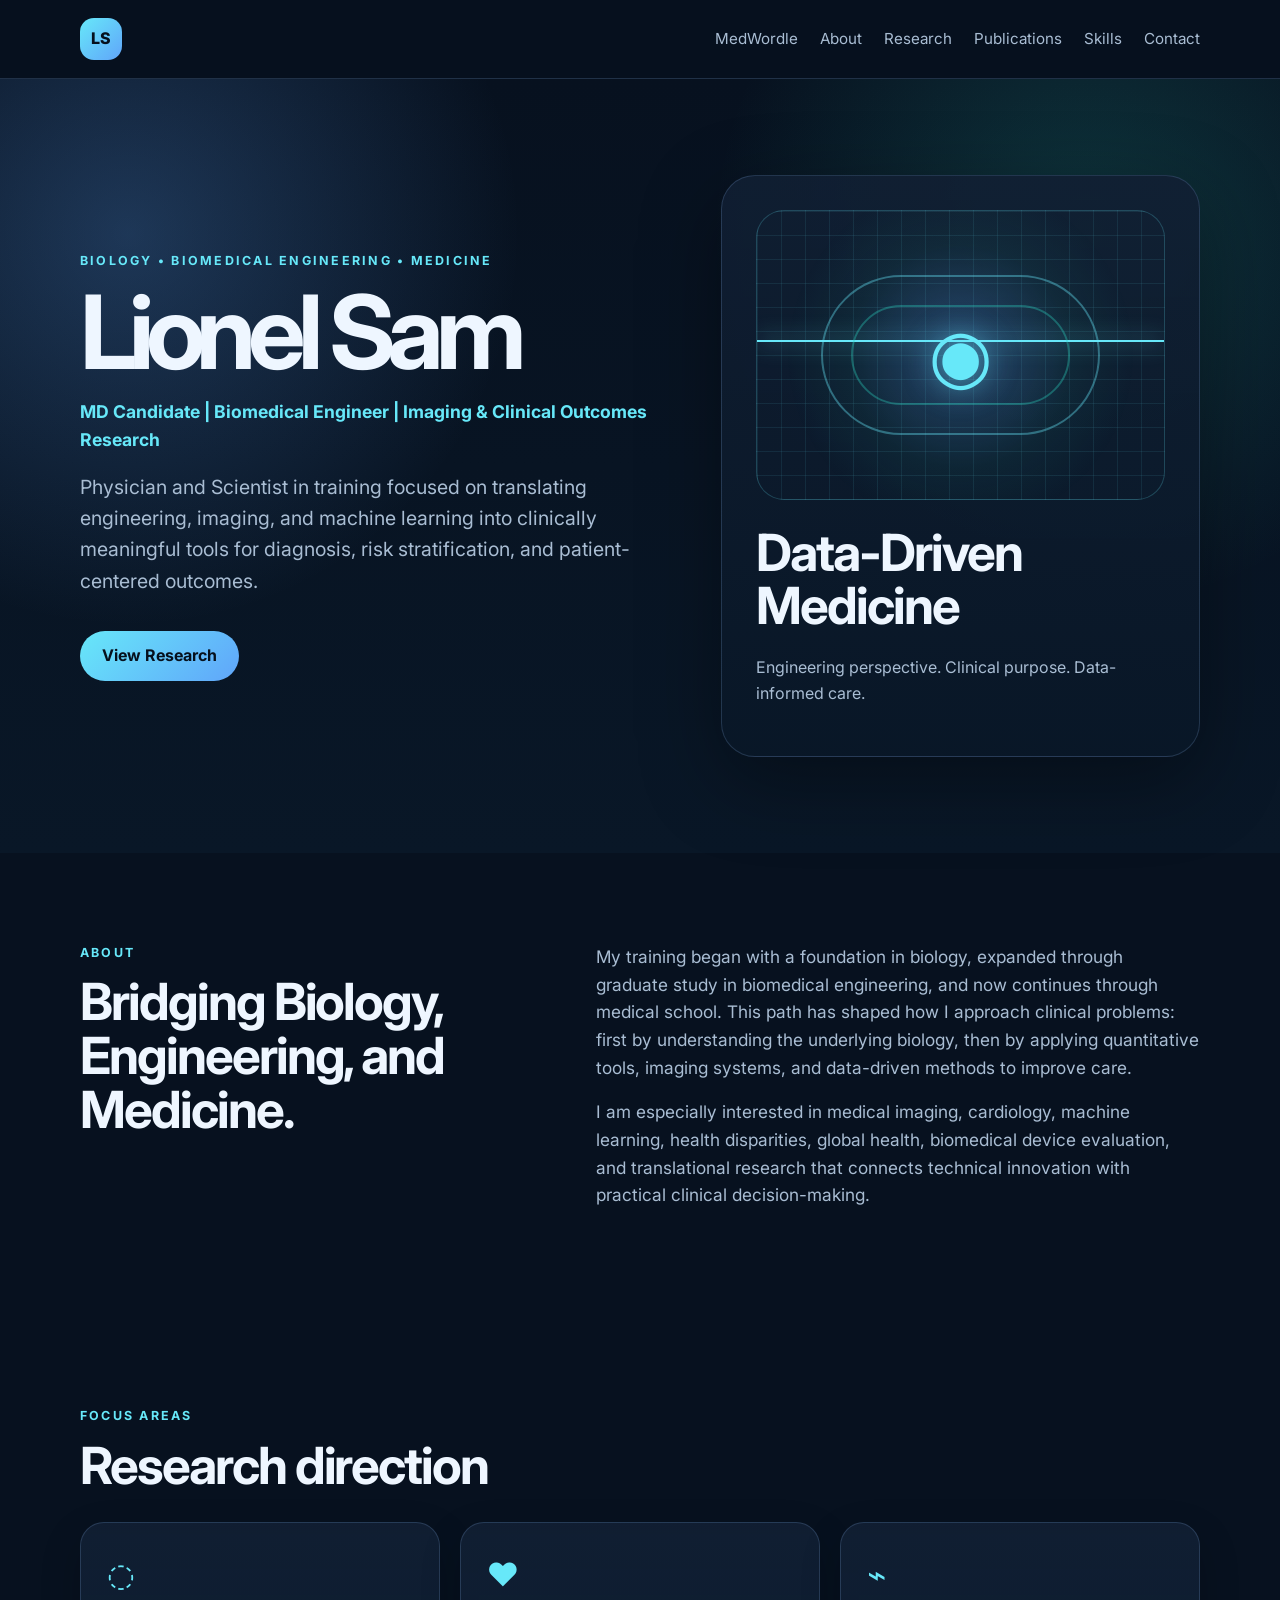
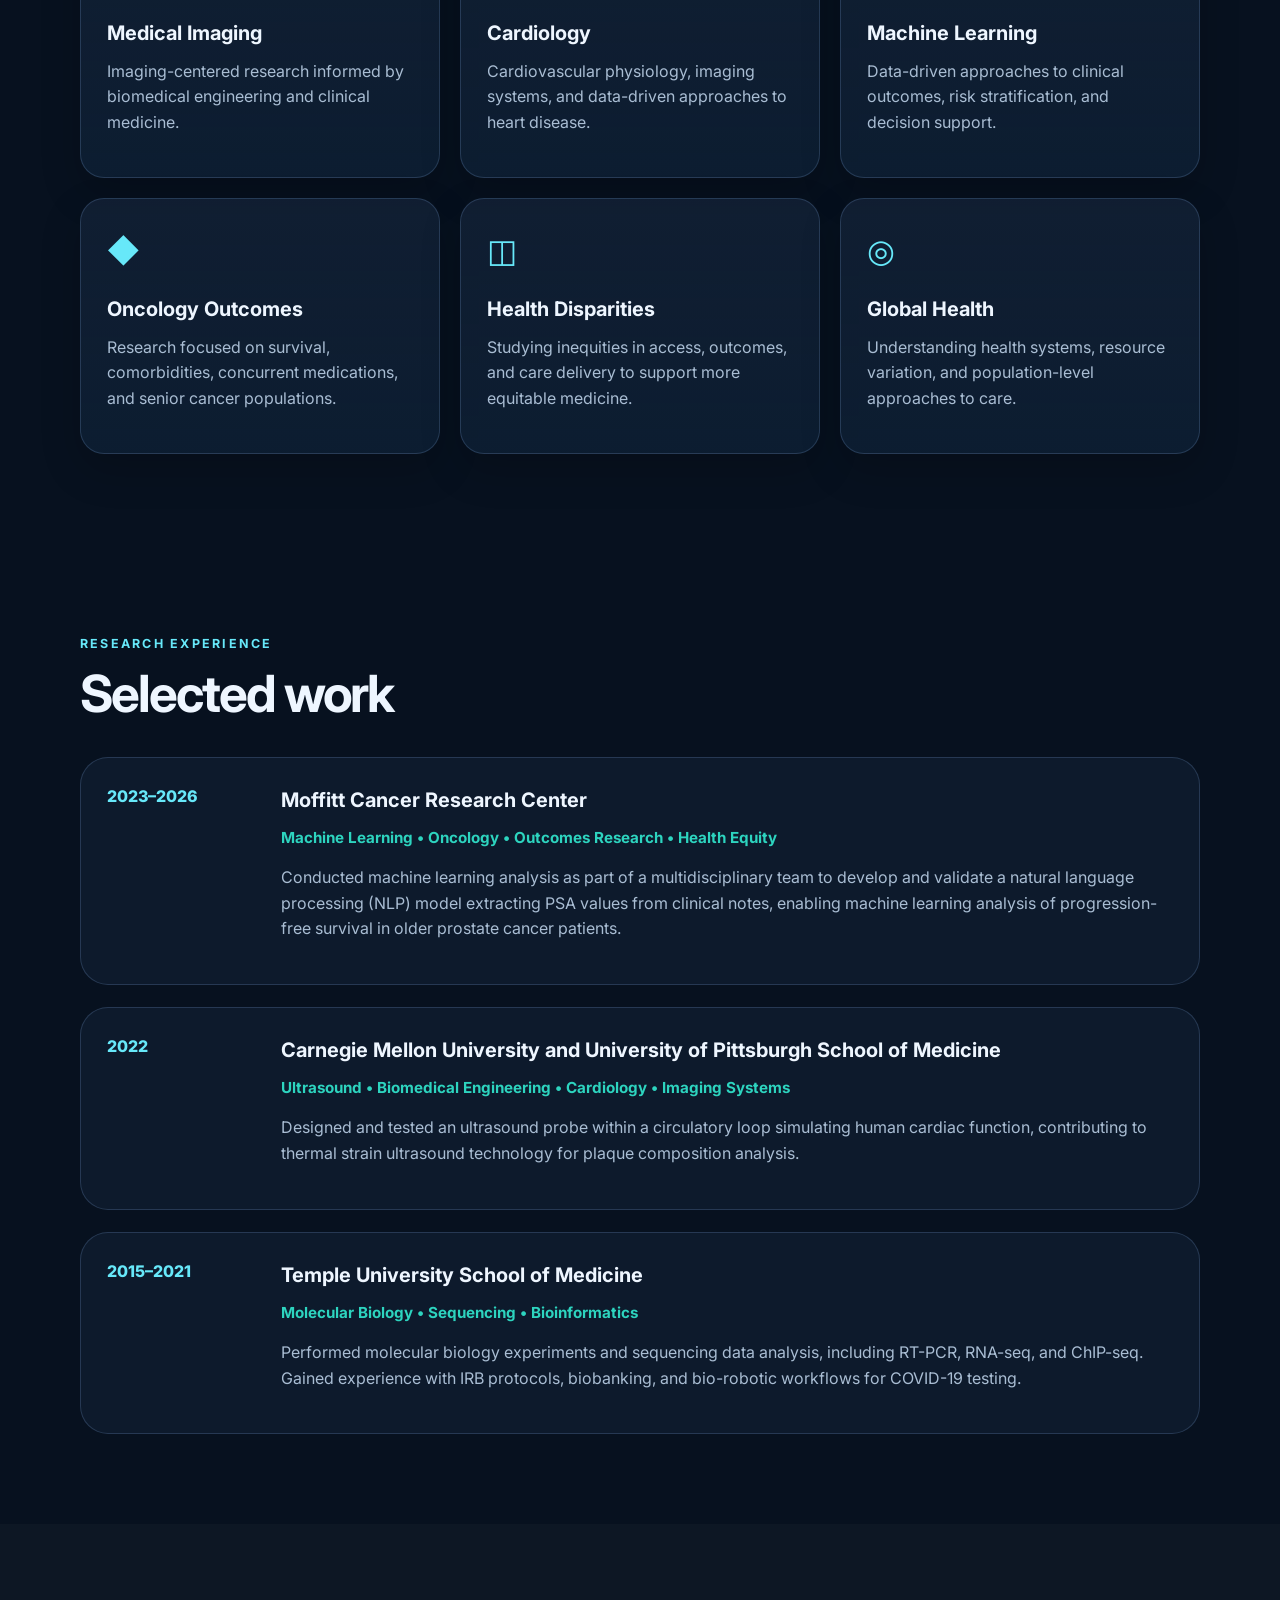
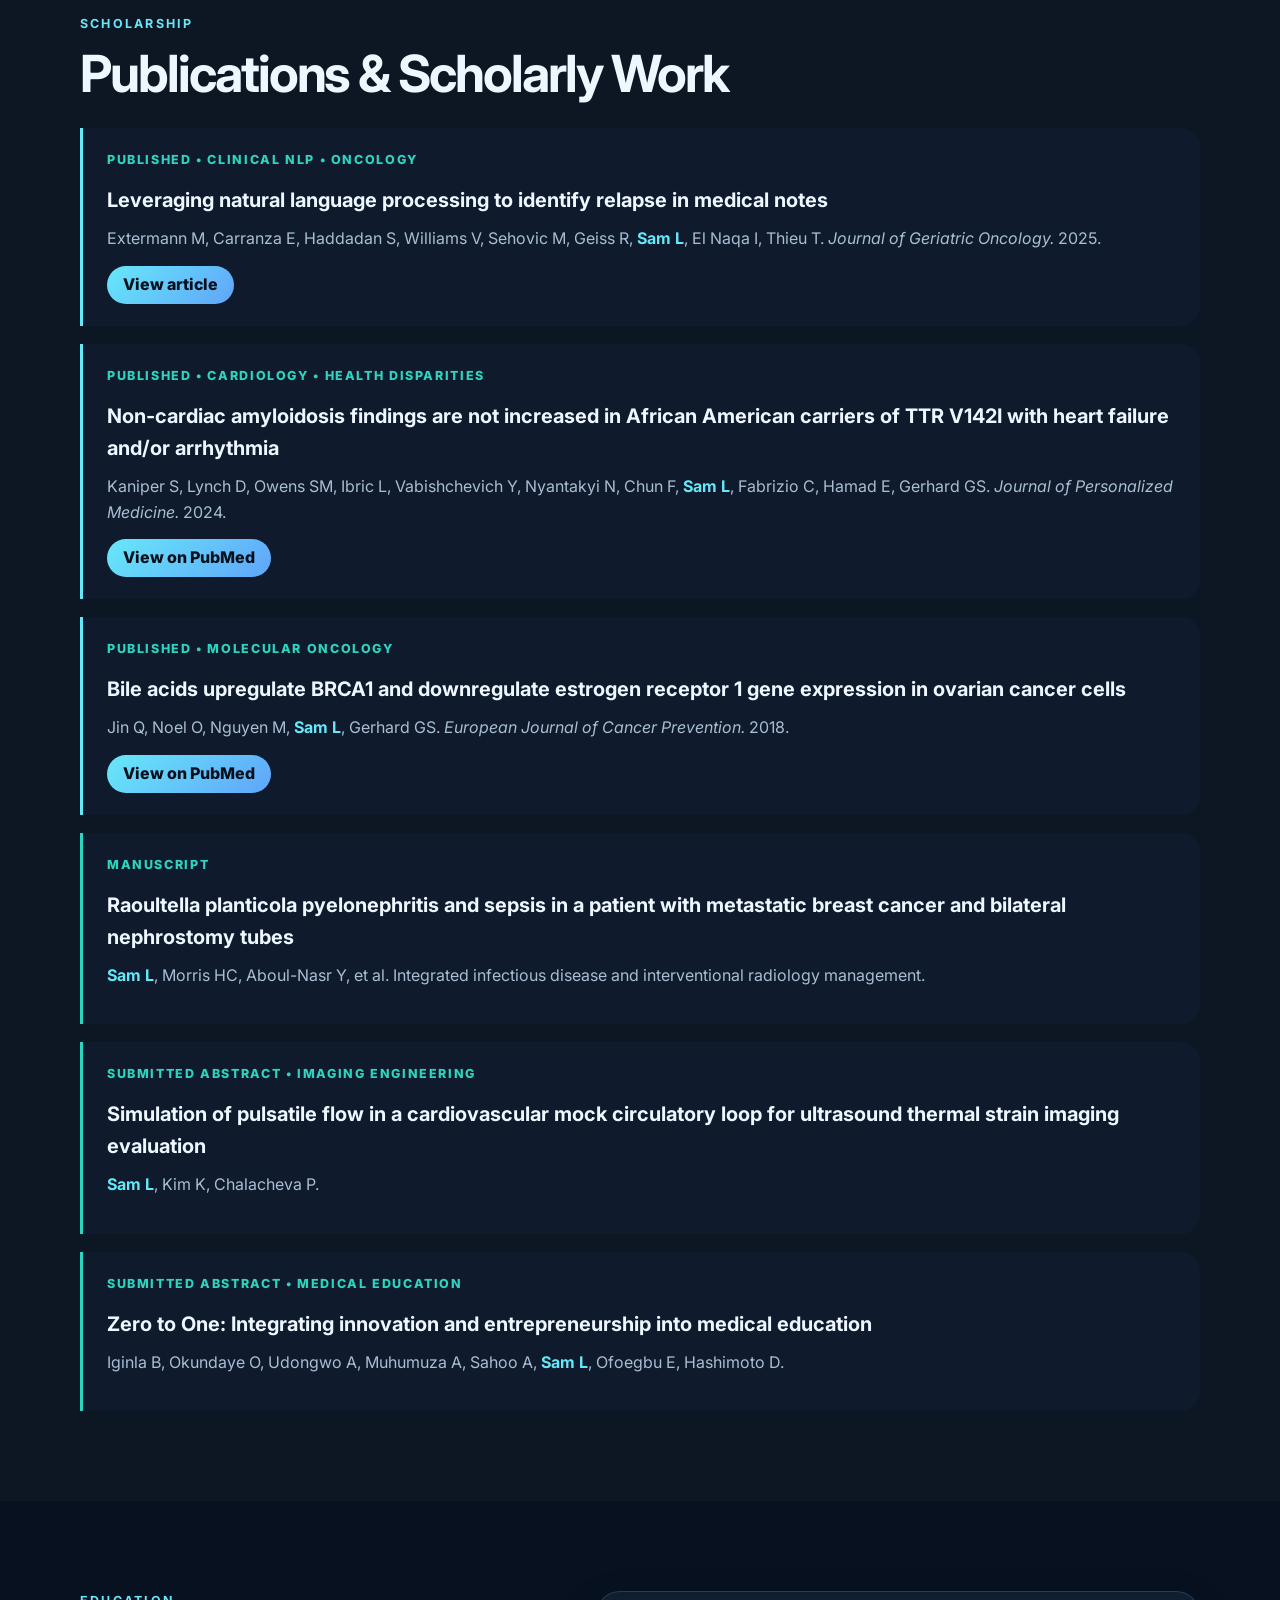
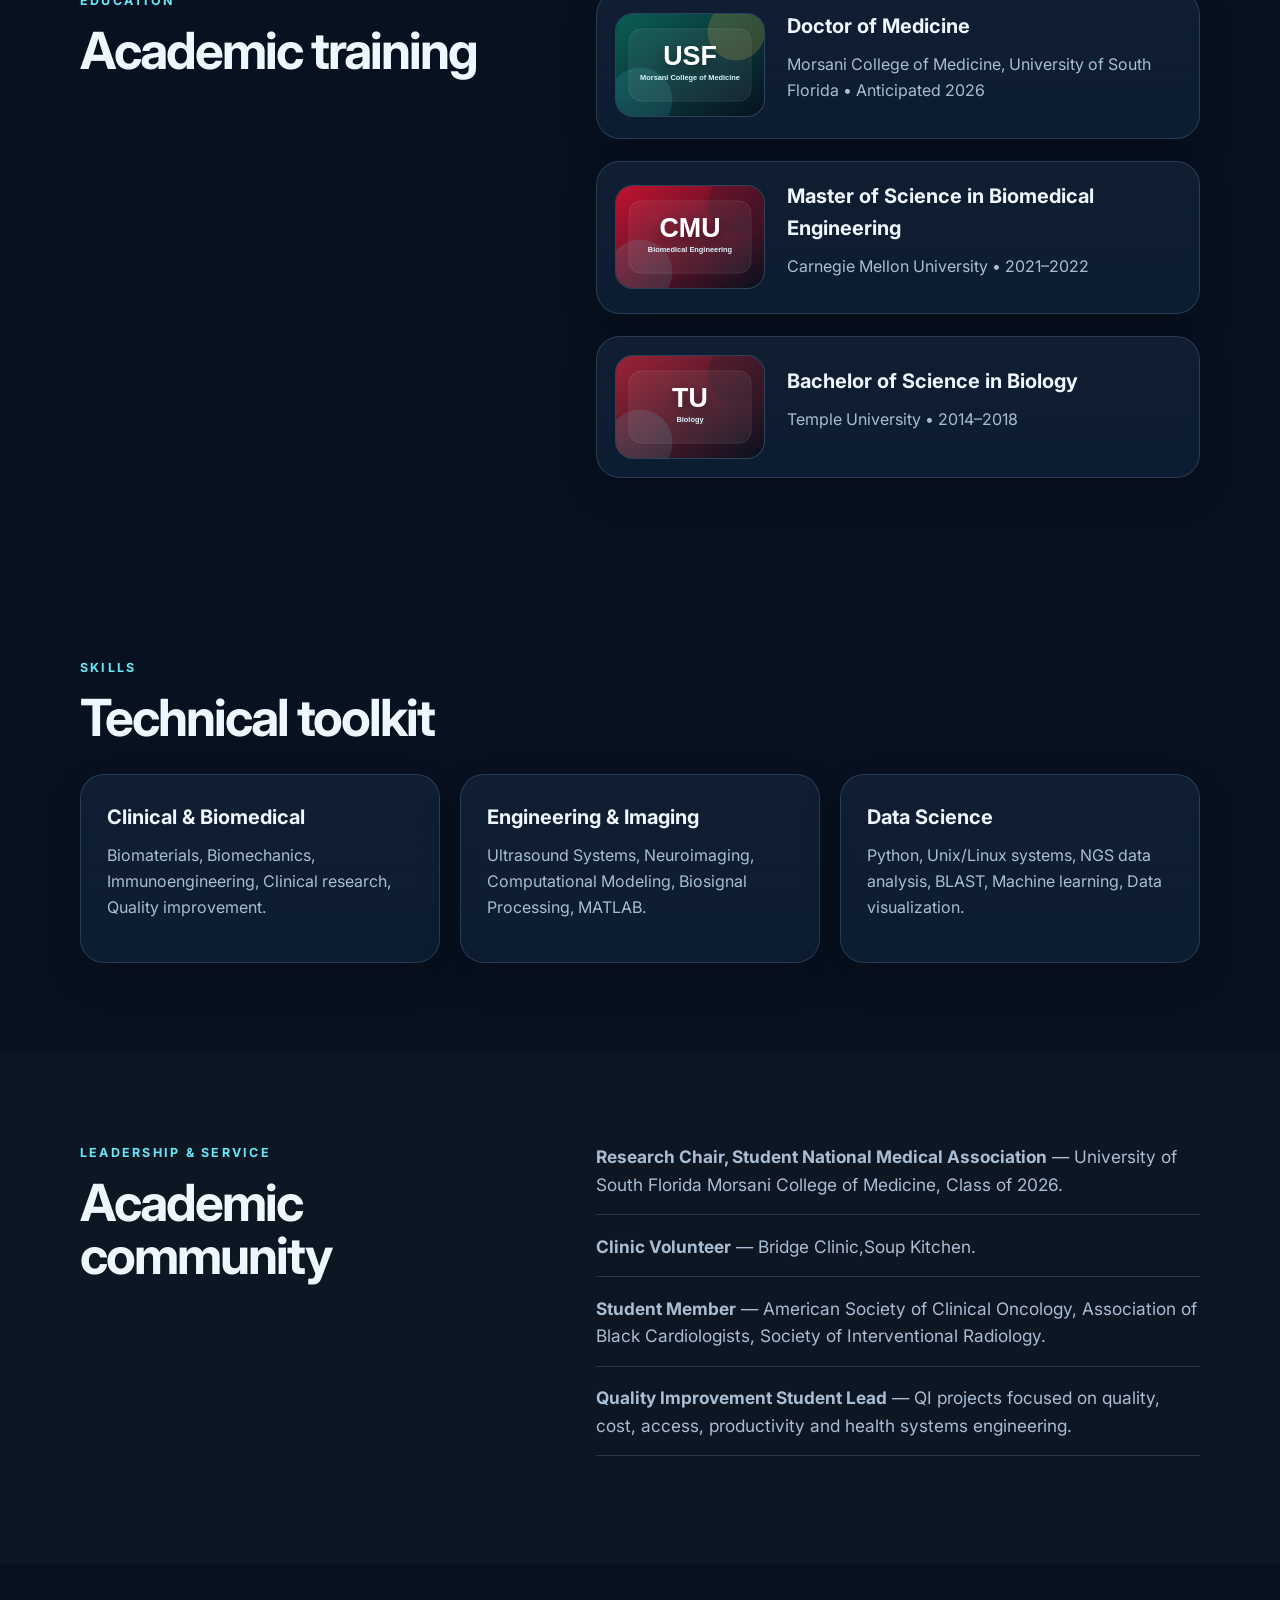
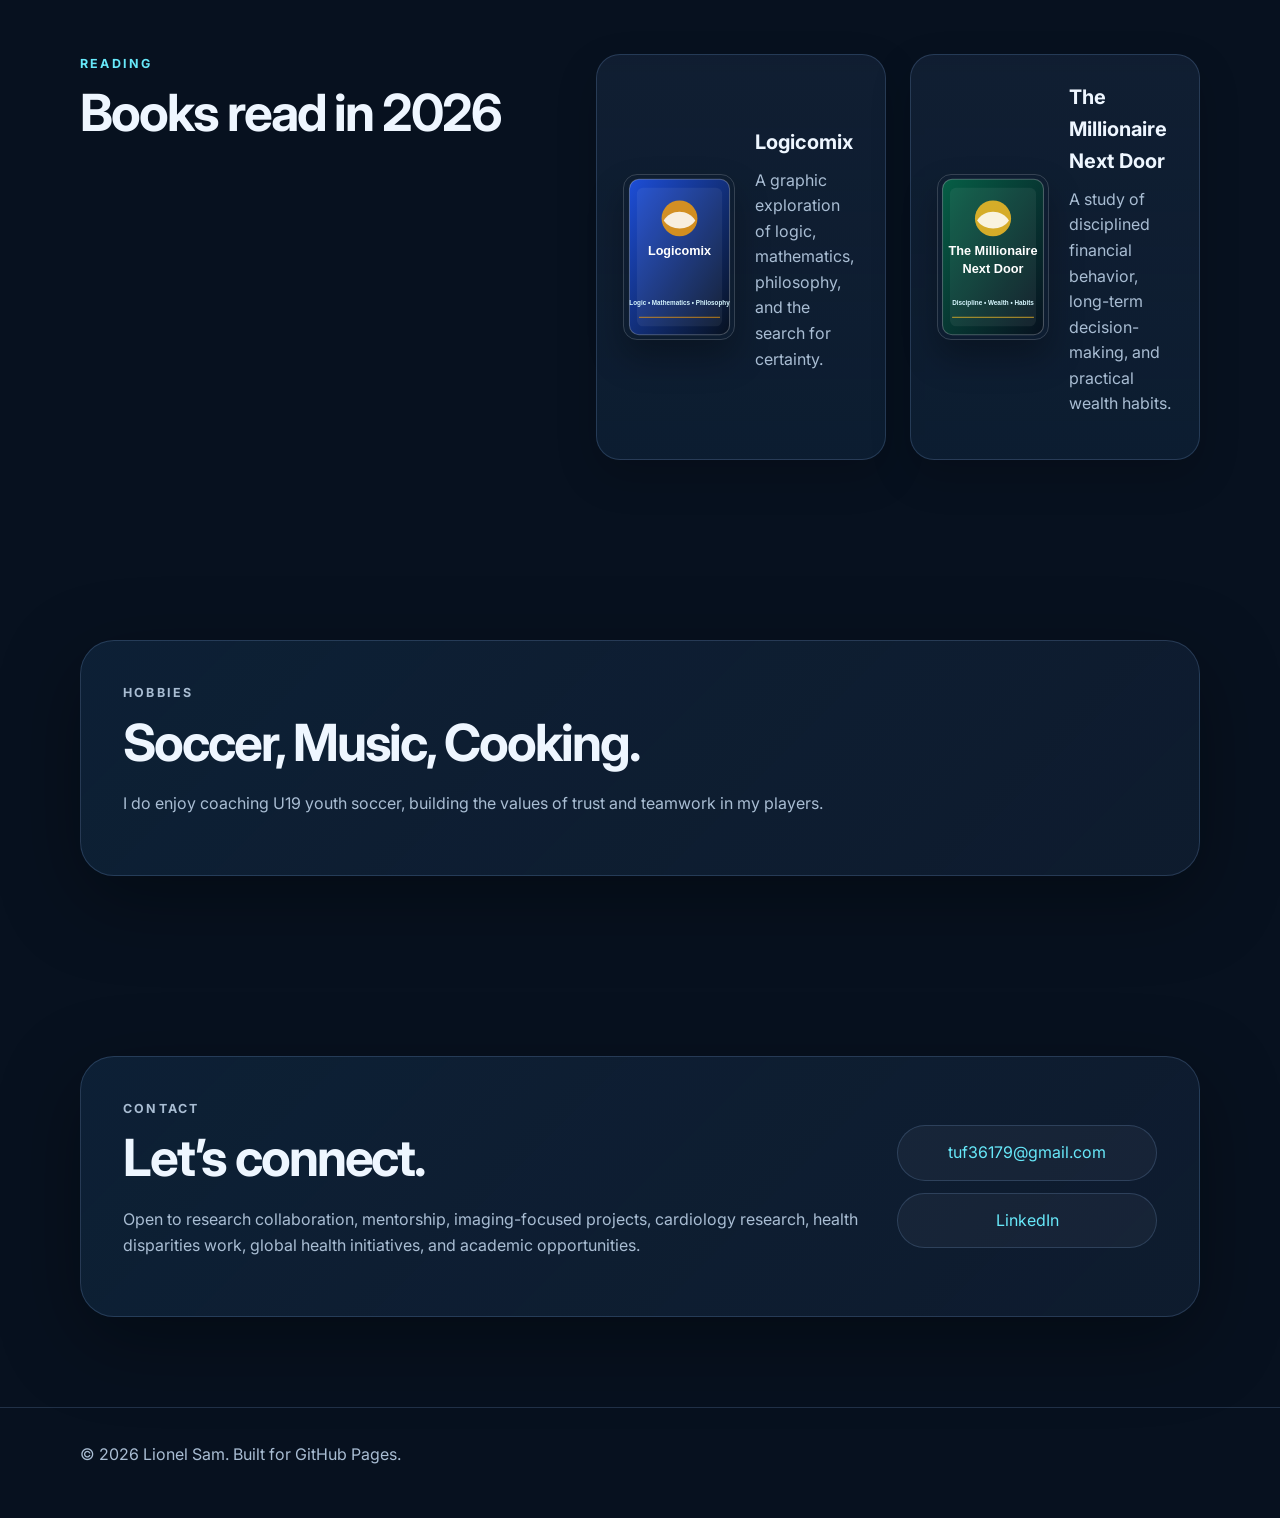
<file: index.html>
<!DOCTYPE html>
<html lang="en">
<head>

  <!-- 🔑 Google Site Verification -->

  <meta name="google-site-verification" content="ftkk7y9mGwMdFAIRpL1khxjK7Q63VcSxLmpGbt6UiWw" />

  <!-- 📊 Google Analytics -->

  <script async src="https://www.googletagmanager.com/gtag/js?id=G-NSW6R43VFE"></script>

  <script>

    window.dataLayer = window.dataLayer || [];

    function gtag(){dataLayer.push(arguments);}

    gtag('js', new Date());

    gtag('config', 'G-NSW6R43VFE');

  </script>

  <meta charset="UTF-8" />

  <meta name="viewport" content="width=device-width, initial-scale=1.0" />

  <title>Lionel Sam | Physician and Scientist in Training Portfolio</title>

  <meta name="description" content="Lionel Sam, MD Candidate. Biomedical engineering, imaging, machine learning, oncology, and clinical outcomes research." />

  <link rel="preconnect" href="https://fonts.googleapis.com">

  <link rel="preconnect" href="https://fonts.gstatic.com" crossorigin>

  <link href="https://fonts.googleapis.com/css2?family=Inter:wght@400;500;600;700;800&display=swap" rel="stylesheet">

  <link rel="stylesheet" href="style.css" />

</head>
<body>
  <header class="site-header">
    <nav class="nav container">
      <a class="logo" href="#top">LS</a>
      <div class="nav-links">
        <a href="medwordle.html">MedWordle</a>
        <a href="#about">About</a>
        <a href="#research">Research</a>
        <a href="#publications">Publications</a>
        <a href="#skills">Skills</a>
        <a href="#contact">Contact</a>
      </div>
    </nav>
  </header>

  <main id="top">
    <section class="hero section">
      <div class="container hero-grid">
        <div class="hero-copy">
          <p class="eyebrow">Biology • Biomedical Engineering • Medicine</p>
          <h1>Lionel Sam</h1>
          <p class="subtitle">MD Candidate | Biomedical Engineer | Imaging & Clinical Outcomes Research</p>
          <p class="hero-text">
            Physician and Scientist in training focused on translating engineering, imaging, and machine learning into clinically meaningful tools for diagnosis, risk stratification, and patient-centered outcomes.
          </p>
          <div class="hero-actions">
            <a class="button primary" href="#research">View Research</a>
      
          </div>
        </div>
        <div class="hero-card" aria-label="Professional focus card">
          <div class="scan-frame">
            <div class="scan-line"></div>
            <div class="pulse-ring"></div>
            <div class="pulse-ring second"></div>
            <div class="imaging-icon">◉</div>
          </div>
          <h2>Data-Driven Medicine</h2>
          <p>Engineering perspective. Clinical purpose. Data-informed care.</p>
        </div>
      </div>
    </section>

    <section id="about" class="section">
      <div class="container split">
        <div>
          <p class="eyebrow">About</p>
          <h2>Bridging Biology, Engineering, and Medicine.</h2>
        </div>
        <div class="body-copy">
          <p>
            My training began with a foundation in biology, expanded through graduate study in biomedical engineering, and now continues through medical school. This path has shaped how I approach clinical problems: first by understanding the underlying biology, then by applying quantitative tools, imaging systems, and data-driven methods to improve care.
          </p>
          <p>
            I am especially interested in medical imaging, cardiology, machine learning, health disparities, global health, biomedical device evaluation, and translational research that connects technical innovation with practical clinical decision-making.
          </p>
        </div>
      </div>
    </section>

    <section class="section cards-section">
      <div class="container">
        <p class="eyebrow">Focus Areas</p>
        <h2>Research direction</h2>
        <div class="card-grid six">
          <article class="card">
            <span class="card-icon">◌</span>
            <h3>Medical Imaging</h3>
            <p>Imaging-centered research informed by biomedical engineering and clinical medicine.</p>
          </article>
          <article class="card">
            <span class="card-icon">♥</span>
            <h3>Cardiology</h3>
            <p>Cardiovascular physiology, imaging systems, and data-driven approaches to heart disease.</p>
          </article>
          <article class="card">
            <span class="card-icon">⌁</span>
            <h3>Machine Learning</h3>
            <p>Data-driven approaches to clinical outcomes, risk stratification, and decision support.</p>
          </article>
          <article class="card">
            <span class="card-icon">◆</span>
            <h3>Oncology Outcomes</h3>
            <p>Research focused on survival, comorbidities, concurrent medications, and senior cancer populations.</p>
          </article>
          <article class="card">
            <span class="card-icon">◫</span>
            <h3>Health Disparities</h3>
            <p>Studying inequities in access, outcomes, and care delivery to support more equitable medicine.</p>
          </article>
          <article class="card">
            <span class="card-icon">◎</span>
            <h3>Global Health</h3>
            <p>Understanding health systems, resource variation, and population-level approaches to care.</p>
          </article>
        </div>
      </div>
    </section>

    <section id="research" class="section">
      <div class="container">
        <p class="eyebrow">Research Experience</p>
        <h2>Selected work</h2>
        <div class="timeline">
          <article class="timeline-item">
            <div class="timeline-date">2023–2026</div>
            <div class="timeline-content">
              <h3>Moffitt Cancer Research Center</h3>
              <p class="tag">Machine Learning • Oncology • Outcomes Research • Health Equity</p>
              <p>
                Conducted machine learning analysis as part of a multidisciplinary team to develop and validate a natural language processing (NLP) model extracting PSA values from clinical notes, enabling machine learning analysis of progression-free survival in older prostate cancer patients.
              </p>
            </div>
          </article>
          <article class="timeline-item">
            <div class="timeline-date">2022</div>
            <div class="timeline-content">
              <h3>Carnegie Mellon University and University of Pittsburgh School of Medicine</h3>
              <p class="tag">Ultrasound • Biomedical Engineering • Cardiology • Imaging Systems</p>
              <p>
                Designed and tested an ultrasound probe within a circulatory loop simulating human cardiac function, contributing to thermal strain ultrasound technology for plaque composition analysis.
              </p>
            </div>
          </article>
          <article class="timeline-item">
            <div class="timeline-date">2015–2021</div>
            <div class="timeline-content">
              <h3>Temple University School of Medicine</h3>
              <p class="tag">Molecular Biology • Sequencing • Bioinformatics</p>
              <p>
                Performed molecular biology experiments and sequencing data analysis, including RT-PCR, RNA-seq, and ChIP-seq. Gained experience with IRB protocols, biobanking, and bio-robotic workflows for COVID-19 testing.
              </p>
            </div>
          </article>
        </div>
      </div>
    </section>

    <section id="publications" class="section alternate">
      <div class="container">
        <p class="eyebrow">Scholarship</p>
        <h2>Publications & Scholarly Work</h2>
        <div class="publication-list">
          <article class="publication-card">
            <p class="publication-type">Published • Clinical NLP • Oncology</p>
            <h3>Leveraging natural language processing to identify relapse in medical notes</h3>
            <p>Extermann M, Carranza E, Haddadan S, Williams V, Sehovic M, Geiss R, <strong>Sam L</strong>, El Naqa I, Thieu T. <em>Journal of Geriatric Oncology.</em> 2025.</p>
            <a class="publication-link" href="https://www.sciencedirect.com/science/article/abs/pii/S1879406825003194" target="_blank" rel="noreferrer">View article</a>
          </article>

          <article class="publication-card">
            <p class="publication-type">Published • Cardiology • Health Disparities</p>
            <h3>Non-cardiac amyloidosis findings are not increased in African American carriers of TTR V142I with heart failure and/or arrhythmia</h3>
            <p>Kaniper S, Lynch D, Owens SM, Ibric L, Vabishchevich Y, Nyantakyi N, Chun F, <strong>Sam L</strong>, Fabrizio C, Hamad E, Gerhard GS. <em>Journal of Personalized Medicine.</em> 2024.</p>
            <a class="publication-link" href="https://pubmed.ncbi.nlm.nih.gov/38541013/" target="_blank" rel="noreferrer">View on PubMed</a>
          </article>

          <article class="publication-card">
            <p class="publication-type">Published • Molecular Oncology</p>
            <h3>Bile acids upregulate BRCA1 and downregulate estrogen receptor 1 gene expression in ovarian cancer cells</h3>
            <p>Jin Q, Noel O, Nguyen M, <strong>Sam L</strong>, Gerhard GS. <em>European Journal of Cancer Prevention.</em> 2018.</p>
            <a class="publication-link" href="https://pubmed.ncbi.nlm.nih.gov/28704214/" target="_blank" rel="noreferrer">View on PubMed</a>
          </article>

          <article class="publication-card submitted">
            <p class="publication-type">Manuscript</p>
            <h3>Raoultella planticola pyelonephritis and sepsis in a patient with metastatic breast cancer and bilateral nephrostomy tubes</h3>
            <p><strong>Sam L</strong>, Morris HC, Aboul-Nasr Y, et al. Integrated infectious disease and interventional radiology management.</p>
          </article>

          <article class="publication-card submitted">
            <p class="publication-type">Submitted Abstract • Imaging Engineering</p>
            <h3>Simulation of pulsatile flow in a cardiovascular mock circulatory loop for ultrasound thermal strain imaging evaluation</h3>
            <p><strong>Sam L</strong>, Kim K, Chalacheva P.</p>
          </article>

          <article class="publication-card submitted">
            <p class="publication-type">Submitted Abstract • Medical Education</p>
            <h3>Zero to One: Integrating innovation and entrepreneurship into medical education</h3>
            <p>Iginla B, Okundaye O, Udongwo A, Muhumuza A, Sahoo A, <strong>Sam L</strong>, Ofoegbu E, Hashimoto D.</p>
          </article>
        </div>
      </div>
    </section>

    <section class="section">
      <div class="container split">
        <div>
          <p class="eyebrow">Education</p>
          <h2>Academic training</h2>
        </div>
        <div class="education-list logo-education-list">
          <div class="education-item education-logo-card">
            <img src="images/usf-morsani.svg" alt="University of South Florida Morsani College of Medicine academic mark" class="school-mark" />
            <div>
              <h3>Doctor of Medicine</h3>
              <p>Morsani College of Medicine, University of South Florida • Anticipated 2026</p>
            </div>
          </div>
          <div class="education-item education-logo-card">
            <img src="images/cmu.svg" alt="Carnegie Mellon University academic mark" class="school-mark" />
            <div>
              <h3>Master of Science in Biomedical Engineering</h3>
              <p>Carnegie Mellon University • 2021–2022</p>
            </div>
          </div>
          <div class="education-item education-logo-card">
            <img src="images/temple.svg" alt="Temple University academic mark" class="school-mark" />
            <div>
              <h3>Bachelor of Science in Biology</h3>
              <p>Temple University • 2014–2018</p>
            </div>
          </div>
        </div>
      </div>
    </section>

    <section id="skills" class="section cards-section">
      <div class="container">
        <p class="eyebrow">Skills</p>
        <h2>Technical toolkit</h2>
        <div class="card-grid three">
          <article class="card">
            <h3>Clinical & Biomedical</h3>
            <p>Biomaterials, Biomechanics, Immunoengineering, Clinical research, Quality improvement.</p>
          </article>
          <article class="card">
            <h3>Engineering & Imaging</h3>
            <p>Ultrasound Systems, Neuroimaging, Computational Modeling, Biosignal Processing, MATLAB.</p>
          </article>
          <article class="card">
            <h3>Data Science</h3>
            <p>Python, Unix/Linux systems, NGS data analysis, BLAST, Machine learning, Data visualization.</p>
          </article>
        </div>
      </div>
    </section>

    <section class="section alternate">
      <div class="container split">
        <div>
          <p class="eyebrow">Leadership & Service</p>
          <h2>Academic community</h2>
        </div>
        <div class="body-copy compact-list">
          <p><strong>Research Chair, Student National Medical Association</strong> — University of South Florida Morsani College of Medicine, Class of 2026.</p>
          <p><strong>Clinic Volunteer</strong> — Bridge Clinic,Soup Kitchen.</p>
          <p><strong>Student Member</strong> — American Society of Clinical Oncology, Association of Black Cardiologists, Society of Interventional Radiology.</p>
          <p><strong>Quality Improvement Student Lead</strong> — QI projects focused on quality, cost, access, productivity and health systems engineering.</p>
        </div>
      </div>
    </section>

    <section class="section">
      <div class="container split">
        <div>
          <p class="eyebrow">Reading</p>
          <h2>Books read in 2026</h2>
        </div>
        <div class="reading-grid visual-reading-grid">
          <article class="book-card visual-book-card">
            <img src="images/logicomix.svg" alt="Stylized cover for Logicomix" class="book-cover" />
            <div>
              <h3>Logicomix</h3>
              <p>A graphic exploration of logic, mathematics, philosophy, and the search for certainty.</p>
            </div>
          </article>
          <article class="book-card visual-book-card">
            <img src="images/millionaire-next-door.svg" alt="Stylized cover for The Millionaire Next Door" class="book-cover" />
            <div>
              <h3>The Millionaire Next Door</h3>
              <p>A study of disciplined financial behavior, long-term decision-making, and practical wealth habits.</p>
            </div>
          </article>
        </div>
      </div>
    </section>

    <section class="section personal-section">
      <div class="container personal-card">
        <p class="eyebrow">Hobbies</p>
        <h2>Soccer, Music, Cooking.</h2>
        <p>
          I do enjoy coaching U19 youth soccer, building the values of trust and teamwork in my players.
        </p>
      </div>
    </section>

    <section id="contact" class="section contact-section">
      <div class="container contact-card">
        <div>
          <p class="eyebrow">Contact</p>
          <h2>Let’s connect.</h2>
          <p>Open to research collaboration, mentorship, imaging-focused projects, cardiology research, health disparities work, global health initiatives, and academic opportunities.</p>
        </div>
        <div class="contact-links">
          <a href="mailto:tuf36179@gmail.com">tuf36179@gmail.com</a>
          <a href="https://linkedin.com/in/lionel-sam-662465b8" target="_blank" rel="noreferrer">LinkedIn</a>
        </div>
      </div>
    </section>
  </main>

  <footer class="footer">
    <div class="container">
      <p>© <span id="year"></span> Lionel Sam. Built for GitHub Pages.</p>
    </div>
  </footer>

  <script src="script.js"></script>
</body>
</html>
</file>
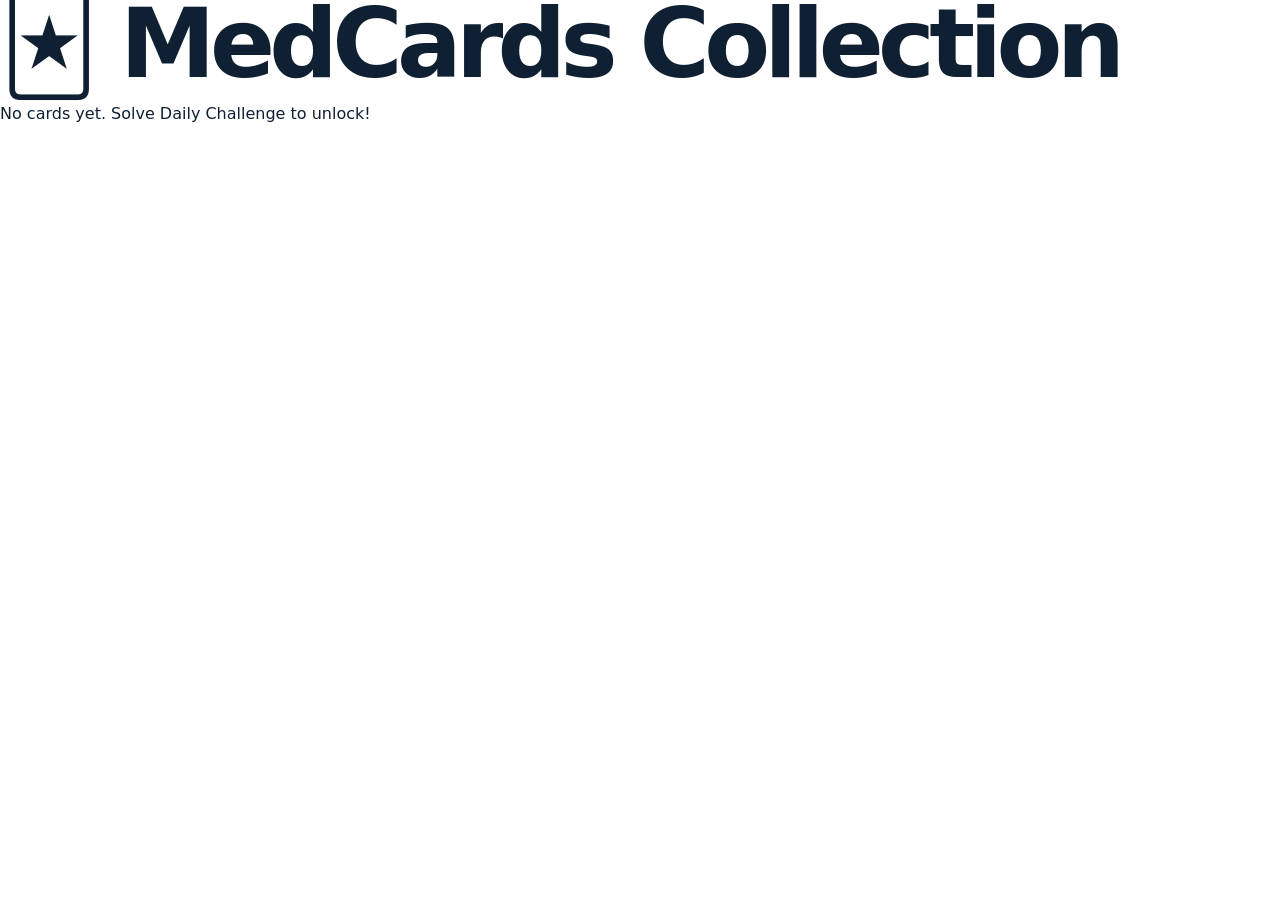
<file: medcards.html>
<!DOCTYPE html>
<html>
<head>

  <title>MedCards Collection | Lionel Sam</title>

  <!-- 📊 Google Analytics -->

  <script async src="https://www.googletagmanager.com/gtag/js?id=G-NSW6R43VFE"></script>

  <script>

    window.dataLayer = window.dataLayer || [];

    function gtag(){dataLayer.push(arguments);}

    gtag('js', new Date());

    gtag('config', 'G-NSW6R43VFE');

  </script>

  <meta charset="UTF-8">

  <meta name="viewport" content="width=device-width, initial-scale=1.0">

  <meta name="description" content="MedCards collection by Lionel Sam — a gamified medical learning system based on MedWordle.">

  <link rel="stylesheet" href="medwordle.css">

</head>
<body>
  <h1>🃏 MedCards Collection</h1>
  <div id="cards"></div>

  <script>
    const cardsDiv = document.getElementById("cards");
    const collected = JSON.parse(localStorage.getItem("medwordleCards") || "[]");

    if (collected.length === 0) {
      cardsDiv.innerHTML = "<p>No cards yet. Solve Daily Challenge to unlock!</p>";
    } else {
      collected.forEach(card => {
        const div = document.createElement("div");
        div.className = "card";
        div.innerHTML = `
          <h3>${card.word}</h3>
          <p><strong>${card.specialty}</strong></p>
          <p>⭐ ${card.rarity}</p>
          <p>${card.badge}</p>
        `;
        cardsDiv.appendChild(div);
      });
    }
  </script>
</body>
</html>
</file>
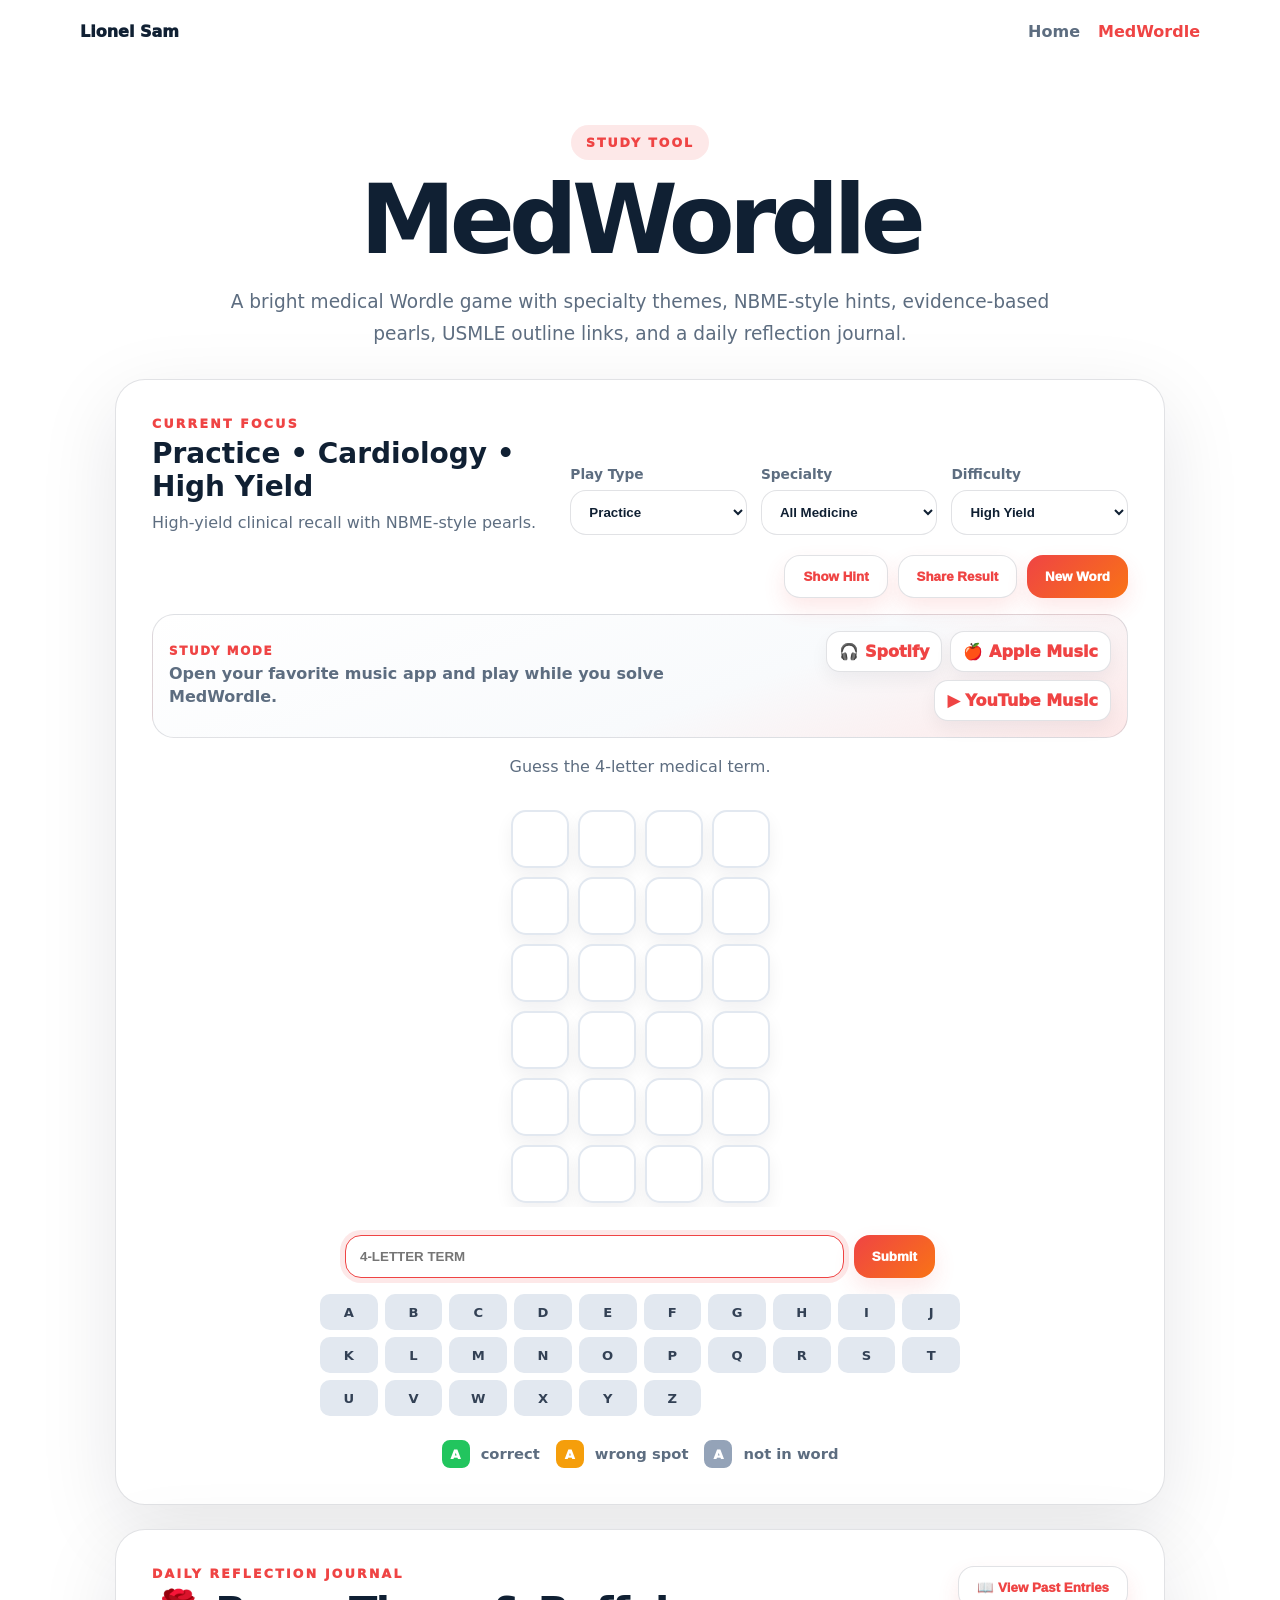
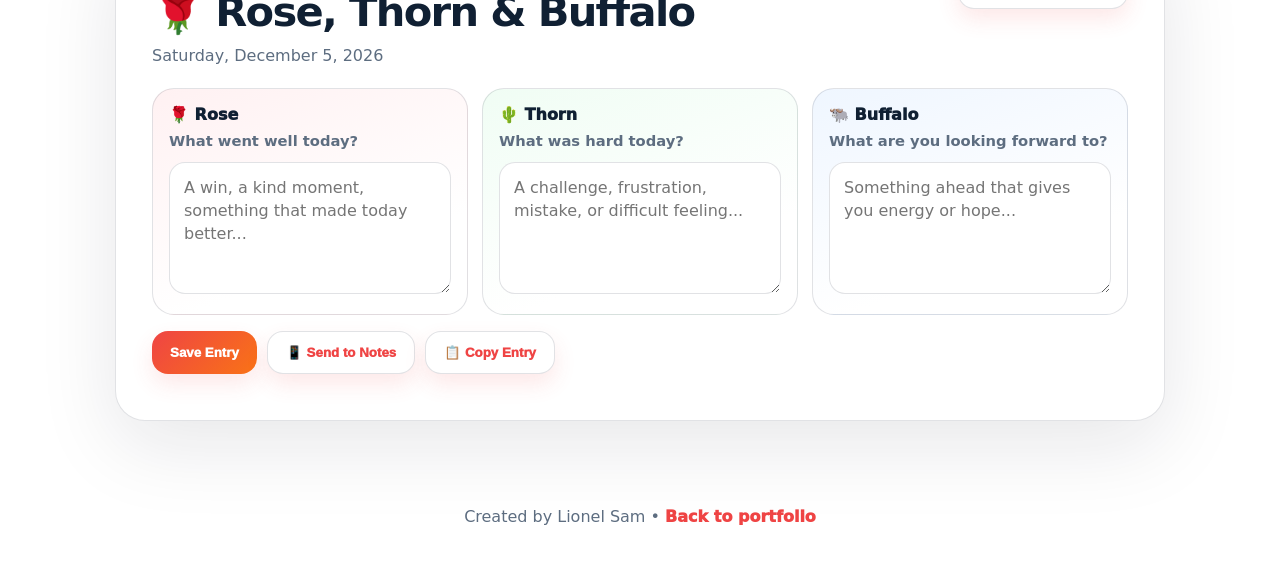
<file: medwordle.html>
<!DOCTYPE html>
<html lang="en">
<head>
  <script async src="https://www.googletagmanager.com/gtag/js?id=G-NSW6R43VFE"></script>
  <script>
    window.dataLayer = window.dataLayer || [];
    function gtag(){dataLayer.push(arguments);}
    gtag('js', new Date());
    gtag('config', 'G-NSW6R43VFE');
  </script>
  <meta charset="UTF-8" />
  <meta name="viewport" content="width=device-width, initial-scale=1.0" />
  <title>MedWordle |Study Game | Lionel Sam</title>
  <meta name="description" content="MedWordle is a daily medical Wordle-style game for learning, evidence-based pearls, and reflection." />
  <link rel="stylesheet" href="medwordle.css" />
</head>
<body>
  <header class="site-header">
    <a class="brand" href="index.html">Lionel Sam</a>
    <nav><a href="index.html">Home</a><a href="medwordle.html" class="active">MedWordle</a></nav>
  </header>
  <main>
    <section class="hero">
      <div class="hero-badge">Study Tool</div>
      <h1>MedWordle</h1>
      <p class="subtitle">A bright medical Wordle game with specialty themes, NBME-style hints, evidence-based pearls, USMLE outline links, and a daily reflection journal.</p>
    </section>

    <section class="game-card">
      <div class="game-header">
        <div>
          <p class="label">Current Focus</p>
          <h2 id="category">All Medicine</h2>
          <p id="modeDescription" class="mode-description">High-yield study terms across systems.</p>
        </div>
        <div class="settings-grid">
          <div class="settings"><label for="playTypeSelect">Play Type</label><select id="playTypeSelect"><option value="Practice">Practice</option><option value="Daily Challenge">Daily Challenge</option><option value="Adaptive">Adaptive Weak Topics</option></select></div>
          <div class="settings"><label for="specialtySelect">Specialty</label><select id="specialtySelect">
            <option value="All Medicine">All Medicine</option><option value="Cardiology">Cardiology</option><option value="Pulmonology">Pulmonology</option><option value="Endocrinology">Endocrinology</option><option value="Infectious Disease">Infectious Disease</option><option value="OB/GYN">OB/GYN</option><option value="Neurology">Neurology</option><option value="Nephrology">Nephrology</option><option value="Dermatology">Dermatology</option><option value="Hematology">Hematology</option><option value="Rheumatology">Rheumatology</option>
          </select></div>
          <div class="settings"><label for="modeSelect">Difficulty</label><select id="modeSelect"><option value="High Yield">High Yield</option><option value="All Outline">All Outline</option><option value="Hard Mode">Hard Mode</option></select></div>
        </div>
      </div>

      <div id="dailyBanner" class="daily-banner hidden">
        <div><p class="daily-kicker">Official Daily Challenge</p><h3 id="dailyTitle">MedWordle Daily</h3><p id="dailySubtext">One universal word per day. Same challenge for everyone.</p></div>
        <div class="daily-pill" id="dailyStatus">Available</div>
      </div>

      <div class="controls-row">
        <button id="hintBtn" type="button" class="secondary">Show Hint</button>
        <button id="shareBtn" type="button" class="secondary">Share Result</button>
        <button id="newGameBtn" type="button">New Word</button>
      </div>

      <div class="study-playlist">
        <div><p class="playlist-label">Study Mode</p><p class="playlist-text">Open your favorite music app and play while you solve MedWordle.</p></div>
        <div class="playlist-buttons"><a href="https://open.spotify.com/" target="_blank" rel="noopener" class="playlist-btn">🎧 Spotify</a><a href="https://music.apple.com/" target="_blank" rel="noopener" class="playlist-btn">🍎 Apple Music</a><a href="https://music.youtube.com/" target="_blank" rel="noopener" class="playlist-btn">▶️ YouTube Music</a></div>
      </div>

      <p id="hint" class="hint hidden"></p>
      <p id="message" class="message"></p>
      <div id="board" class="board"></div>

      <form id="guessForm" class="guess-form">
        <input id="guessInput" type="text" autocomplete="off" placeholder="Enter term" />
        <button id="submitBtn" type="submit">Submit</button>
      </form>

      <div id="pearlBox" class="pearl hidden"><p class="pearl-title">NBME-Style Review</p><div id="pearlText"></div></div>
      <div id="keyboard" class="keyboard"></div>
      <div class="legend"><span><b class="tile correct">A</b> correct</span><span><b class="tile present">A</b> wrong spot</span><span><b class="tile absent">A</b> not in word</span></div>
    </section>

    <section class="reflection-section journal-section">
      <div class="journal-header">
        <div><p class="journal-kicker">Daily Reflection Journal</p><h2>🌹 Rose, Thorn & Buffalo</h2><p id="journalDate" class="reflection-subtext">Today</p></div>
        <button id="viewEntriesBtn" type="button" class="secondary">📖 View Past Entries</button>
      </div>
      <div class="reflection-grid">
        <div class="reflection-card rose"><label for="roseInput">🌹 Rose</label><p class="prompt">What went well today?</p><textarea id="roseInput" placeholder="A win, a kind moment, something that made today better..."></textarea></div>
        <div class="reflection-card thorn"><label for="thornInput">🌵 Thorn</label><p class="prompt">What was hard today?</p><textarea id="thornInput" placeholder="A challenge, frustration, mistake, or difficult feeling..."></textarea></div>
        <div class="reflection-card buffalo"><label for="buffaloInput">🐃 Buffalo</label><p class="prompt">What are you looking forward to?</p><textarea id="buffaloInput" placeholder="Something ahead that gives you energy or hope..."></textarea></div>
      </div>
      <div class="reflection-actions"><button id="saveReflectionBtn" type="button">Save Entry</button><button id="sendNotesBtn" type="button" class="secondary">📱 Send to Notes</button><button id="copyReflectionBtn" type="button" class="secondary">📋 Copy Entry</button></div>
      <p id="reflectionStatus" class="reflection-status"></p>
    </section>

    <div id="journalModal" class="journal-modal hidden" aria-hidden="true">
      <div class="journal-modal-content">
        <div class="journal-modal-header"><div><p class="journal-kicker">Reflection History</p><h2>📖 Past Entries</h2><p class="reflection-subtext">Saved on this device/browser.</p></div><button id="closeJournalBtn" type="button" class="secondary">Close</button></div>
        <div id="entriesList" class="entries-list"></div>
      </div>
    </div>
  </main>
  <footer><p>Created by Lionel Sam • <a href="index.html">Back to portfolio</a></p></footer>
  <script src="medwordle.js"></script>
</body>
</html>
</file>
<file: style.css>
:root {
  --bg: #07111f;
  --bg-soft: #0c1728;
  --card: #111f33;
  --card-2: #0f2238;
  --text: #eef6ff;
  --muted: #a9bdd3;
  --line: rgba(148, 194, 255, 0.18);
  --cyan: #67e8f9;
  --teal: #2dd4bf;
  --blue: #60a5fa;
  --shadow: 0 24px 80px rgba(0, 0, 0, 0.35);
}

* { box-sizing: border-box; }
html { scroll-behavior: smooth; }
body {
  margin: 0;
  font-family: "Inter", system-ui, -apple-system, BlinkMacSystemFont, "Segoe UI", sans-serif;
  background: var(--bg);
  color: var(--text);
  line-height: 1.6;
}
a { color: inherit; text-decoration: none; }
.container { width: min(1120px, calc(100% - 40px)); margin: 0 auto; }
.section { padding: 90px 0; }
.alternate { background: rgba(255, 255, 255, 0.025); }

.site-header {
  position: sticky;
  top: 0;
  z-index: 10;
  backdrop-filter: blur(16px);
  background: rgba(7, 17, 31, 0.78);
  border-bottom: 1px solid var(--line);
}
.nav { display: flex; align-items: center; justify-content: space-between; padding: 18px 0; }
.logo {
  display: grid;
  place-items: center;
  width: 42px;
  height: 42px;
  border-radius: 14px;
  background: linear-gradient(135deg, var(--cyan), var(--blue));
  color: #06101d;
  font-weight: 800;
}
.nav-links { display: flex; gap: 22px; color: var(--muted); font-size: 0.95rem; }
.nav-links a:hover { color: var(--cyan); }

.hero {
  min-height: 86vh;
  display: flex;
  align-items: center;
  background:
    radial-gradient(circle at 10% 20%, rgba(96, 165, 250, 0.25), transparent 30%),
    radial-gradient(circle at 85% 20%, rgba(45, 212, 191, 0.18), transparent 30%),
    linear-gradient(180deg, #07111f 0%, #091727 100%);
}
.hero-grid { display: grid; grid-template-columns: 1.1fr 0.9fr; gap: 56px; align-items: center; }
.eyebrow { color: var(--cyan); font-weight: 700; letter-spacing: 0.18em; text-transform: uppercase; font-size: 0.78rem; }
h1, h2, h3, p { margin-top: 0; }
h1 { font-size: clamp(3.5rem, 8vw, 6.9rem); line-height: 0.94; letter-spacing: -0.08em; margin-bottom: 18px; }
h2 { font-size: clamp(2rem, 4vw, 3.25rem); line-height: 1.05; letter-spacing: -0.04em; margin-bottom: 22px; }
h3 { font-size: 1.25rem; margin-bottom: 10px; }
.subtitle { color: var(--cyan); font-weight: 700; font-size: 1.1rem; }
.hero-text { color: var(--muted); font-size: 1.22rem; max-width: 720px; }
.hero-actions { display: flex; flex-wrap: wrap; gap: 14px; margin-top: 34px; }
.button {
  display: inline-flex;
  align-items: center;
  justify-content: center;
  min-height: 50px;
  padding: 0 22px;
  border-radius: 999px;
  font-weight: 700;
  transition: transform 0.2s ease, border 0.2s ease, background 0.2s ease;
}
.button:hover { transform: translateY(-2px); }
.primary { background: linear-gradient(135deg, var(--cyan), var(--blue)); color: #06101d; }
.secondary { border: 1px solid var(--line); color: var(--text); background: rgba(255, 255, 255, 0.04); }

.hero-card {
  padding: 34px;
  border: 1px solid var(--line);
  border-radius: 34px;
  background: linear-gradient(180deg, rgba(17, 31, 51, 0.9), rgba(9, 23, 39, 0.95));
  box-shadow: var(--shadow);
}
.scan-frame {
  position: relative;
  height: 290px;
  border-radius: 28px;
  overflow: hidden;
  border: 1px solid rgba(103, 232, 249, 0.22);
  background:
    linear-gradient(rgba(103,232,249,0.09) 1px, transparent 1px),
    linear-gradient(90deg, rgba(103,232,249,0.09) 1px, transparent 1px),
    radial-gradient(circle, rgba(96, 165, 250, 0.32), rgba(45, 212, 191, 0.06) 45%, transparent 70%);
  background-size: 24px 24px, 24px 24px, 100% 100%;
  margin-bottom: 26px;
}
.scan-line {
  position: absolute;
  left: 0;
  right: 0;
  top: 45%;
  height: 2px;
  background: var(--cyan);
  box-shadow: 0 0 22px var(--cyan);
  animation: scan 3.6s ease-in-out infinite;
}
@keyframes scan { 0%, 100% { transform: translateY(-105px); } 50% { transform: translateY(105px); } }
.pulse-ring {
  position: absolute;
  inset: 64px;
  border: 2px solid rgba(103, 232, 249, 0.38);
  border-radius: 999px;
}
.pulse-ring.second { inset: 94px; border-color: rgba(45, 212, 191, 0.35); }
.imaging-icon {
  position: absolute;
  inset: 0;
  display: grid;
  place-items: center;
  font-size: 4.6rem;
  color: var(--cyan);
  text-shadow: 0 0 28px rgba(103, 232, 249, 0.5);
}
.hero-card p, .card p, .timeline-content p, .body-copy, .publication-list, .education-item p, .book-card p, .personal-card p, .contact-card p { color: var(--muted); }

.split { display: grid; grid-template-columns: 0.85fr 1.15fr; gap: 70px; align-items: start; }
.body-copy p { font-size: 1.08rem; }
.card-grid { display: grid; gap: 20px; margin-top: 30px; }
.card-grid.four { grid-template-columns: repeat(4, 1fr); }
.card-grid.six { grid-template-columns: repeat(3, 1fr); }
.card-grid.three { grid-template-columns: repeat(3, 1fr); }
.card, .book-card, .education-item {
  border: 1px solid var(--line);
  background: linear-gradient(180deg, rgba(17, 31, 51, 0.95), rgba(15, 34, 56, 0.72));
  border-radius: 24px;
  padding: 26px;
  box-shadow: 0 16px 40px rgba(0, 0, 0, 0.18);
}
.card-icon { display: inline-block; color: var(--cyan); font-size: 2rem; margin-bottom: 16px; }

.timeline { margin-top: 36px; display: grid; gap: 22px; }
.timeline-item {
  display: grid;
  grid-template-columns: 150px 1fr;
  gap: 24px;
  padding: 26px;
  border: 1px solid var(--line);
  border-radius: 28px;
  background: rgba(17, 31, 51, 0.72);
}
.timeline-date { color: var(--cyan); font-weight: 800; }
.tag { color: var(--teal) !important; font-weight: 700; font-size: 0.95rem; }

.publication-list {
  display: grid;
  gap: 18px;
  margin-top: 28px;
}
.publication-card {
  border-left: 3px solid var(--cyan);
  padding: 22px 24px;
  background: rgba(17, 31, 51, 0.64);
  border-radius: 0 20px 20px 0;
  margin: 0;
  transition: transform 0.2s ease, background 0.2s ease;
}
.publication-card:hover {
  transform: translateY(-2px);
  background: rgba(17, 31, 51, 0.86);
}
.publication-card h3 {
  margin-bottom: 10px;
  color: var(--text);
}
.publication-card p {
  color: var(--muted);
  margin-bottom: 14px;
}
.publication-card strong {
  color: var(--cyan);
}
.publication-type {
  color: var(--teal) !important;
  font-weight: 800;
  font-size: 0.78rem;
  letter-spacing: 0.13em;
  text-transform: uppercase;
}
.publication-link {
  display: inline-flex;
  align-items: center;
  justify-content: center;
  min-height: 38px;
  padding: 0 16px;
  border-radius: 999px;
  color: #06101d;
  background: linear-gradient(135deg, var(--cyan), var(--blue));
  font-weight: 800;
}
.publication-card.submitted {
  border-left-color: var(--teal);
}
.education-list { display: grid; gap: 18px; }
.compact-list p { padding-bottom: 16px; border-bottom: 1px solid var(--line); }
.reading-grid { display: grid; grid-template-columns: repeat(2, 1fr); gap: 20px; }

.logo-education-list { gap: 22px; }
.education-logo-card {
  display: grid;
  grid-template-columns: 150px 1fr;
  gap: 22px;
  align-items: center;
  padding: 18px;
}
.school-mark {
  width: 150px;
  height: 104px;
  border-radius: 18px;
  object-fit: cover;
  border: 1px solid var(--line);
  background: rgba(255, 255, 255, 0.04);
}
.visual-reading-grid { gap: 24px; }
.visual-book-card {
  display: grid;
  grid-template-columns: 112px 1fr;
  gap: 20px;
  align-items: center;
}
.book-cover {
  width: 112px;
  height: 166px;
  object-fit: cover;
  border-radius: 14px;
  box-shadow: 0 18px 34px rgba(0, 0, 0, 0.28);
  border: 1px solid rgba(255,255,255,0.16);
}

.personal-card, .contact-card {
  border: 1px solid var(--line);
  border-radius: 34px;
  padding: 42px;
  background: linear-gradient(135deg, rgba(14, 34, 56, 0.9), rgba(17, 31, 51, 0.75));
  box-shadow: var(--shadow);
}
.contact-card { display: flex; justify-content: space-between; gap: 32px; align-items: center; }
.contact-links { display: flex; flex-direction: column; gap: 12px; min-width: 260px; }
.contact-links a {
  padding: 14px 18px;
  border: 1px solid var(--line);
  border-radius: 999px;
  color: var(--cyan);
  text-align: center;
  background: rgba(255, 255, 255, 0.04);
}
.footer { padding: 34px 0; color: var(--muted); border-top: 1px solid var(--line); }

@media (max-width: 900px) {
  .nav-links { display: none; }
  .hero-grid, .split, .timeline-item, .contact-card { grid-template-columns: 1fr; display: grid; }
  .card-grid.four, .card-grid.three, .card-grid.six, .reading-grid { grid-template-columns: 1fr; }
  .education-logo-card, .visual-book-card { grid-template-columns: 1fr; }
  .school-mark { width: 100%; height: auto; }
  .section { padding: 66px 0; }
  .hero { min-height: auto; padding-top: 40px; }
  .contact-card { align-items: stretch; }
}
</file>
<file: medwordle.css>
:root{--text:#102033;--muted:#5d6d80;--line:rgba(15,23,42,.12);--accent:#0ea5e9;--accent-2:#14b8a6;--soft:rgba(14,165,233,.12);--correct:#22c55e;--present:#f59e0b;--absent:#94a3b8;--danger:#e11d48}body.theme-cardiology{--accent:#ef4444;--accent-2:#f97316;--soft:rgba(239,68,68,.12)}body.theme-pulmonology{--accent:#0ea5e9;--accent-2:#38bdf8;--soft:rgba(14,165,233,.12)}body.theme-endocrinology{--accent:#d97706;--accent-2:#eab308;--soft:rgba(217,119,6,.12)}body.theme-infectious-disease{--accent:#16a34a;--accent-2:#65a30d;--soft:rgba(22,163,74,.12)}body.theme-obgyn{--accent:#ec4899;--accent-2:#fb7185;--soft:rgba(236,72,153,.12)}body.theme-neurology{--accent:#8b5cf6;--accent-2:#6366f1;--soft:rgba(139,92,246,.12)}body.theme-nephrology{--accent:#0d9488;--accent-2:#14b8a6;--soft:rgba(13,148,136,.12)}body.theme-dermatology{--accent:#f97316;--accent-2:#fb7185;--soft:rgba(249,115,22,.12)}body.theme-hematology{--accent:#be123c;--accent-2:#e11d48;--soft:rgba(190,18,60,.12)}body.theme-rheumatology{--accent:#7c3aed;--accent-2:#db2777;--soft:rgba(124,58,237,.12)}*{box-sizing:border-box}body{margin:0;background:#fff;color:var(--text);font-family:Inter,ui-sans-serif,system-ui,-apple-system,BlinkMacSystemFont,"Segoe UI",sans-serif}a{text-decoration:none;color:inherit}.site-header{width:min(1120px,calc(100% - 32px));margin:0 auto;padding:22px 0;display:flex;justify-content:space-between;align-items:center}.brand{font-weight:950}nav{display:flex;gap:18px;color:var(--muted);font-weight:800}nav .active,nav a:hover{color:var(--accent)}main{width:min(1050px,calc(100% - 32px));margin:0 auto;padding:28px 0 70px}.hero{text-align:center;padding:34px 0 30px}.hero-badge{display:inline-flex;padding:10px 15px;border-radius:999px;background:var(--soft);color:var(--accent);font-weight:950;text-transform:uppercase;letter-spacing:.16em;font-size:.78rem;margin-bottom:16px}h1{font-size:clamp(3.2rem,8vw,6rem);line-height:.92;margin:0;letter-spacing:-.06em}.subtitle{max-width:820px;margin:22px auto 0;color:var(--muted);font-size:1.16rem;line-height:1.7}.game-card,.reflection-section{border:1px solid var(--line);background:#fff;border-radius:30px;box-shadow:0 24px 80px rgba(15,23,42,.1);padding:clamp(20px,4vw,36px)}.game-header{display:grid;grid-template-columns:1fr 1.4fr;gap:20px;align-items:end}.label,.journal-kicker{margin:0 0 6px;color:var(--accent);font-weight:950;font-size:.78rem;letter-spacing:.18em;text-transform:uppercase}h2{margin:0;font-size:1.75rem}.mode-description,.reflection-subtext{margin:8px 0 0;color:var(--muted);line-height:1.5}.settings-grid{display:grid;grid-template-columns:repeat(3,1fr);gap:14px}.settings{display:flex;flex-direction:column;gap:8px}.settings label{color:var(--muted);font-size:.86rem;font-weight:900}select,input,textarea{width:100%;border:1px solid var(--line);border-radius:16px;background:#fff;color:var(--text);padding:13px 14px;outline:none;font-weight:850}select:focus,input:focus,textarea:focus{border-color:var(--accent);box-shadow:0 0 0 5px var(--soft)}select:disabled{opacity:.55;background:#f1f5f9}.daily-banner{margin:20px 0 8px;padding:18px;border-radius:22px;background:linear-gradient(135deg,var(--soft),#fff);border:1px solid var(--line);display:flex;justify-content:space-between;gap:16px;align-items:center}.daily-kicker{margin:0 0 4px;color:var(--accent);font-size:.74rem;letter-spacing:.16em;text-transform:uppercase;font-weight:950}.daily-banner h3{margin:0;font-size:1.25rem}.daily-banner p{margin:5px 0 0;color:var(--muted);line-height:1.45}.daily-pill{white-space:nowrap;border-radius:999px;padding:10px 14px;background:#fff;border:1px solid var(--line);color:var(--accent);font-weight:950}.controls-row{display:flex;justify-content:flex-end;gap:10px;margin:20px 0 8px;flex-wrap:wrap}button{border:0;border-radius:16px;padding:13px 18px;background:linear-gradient(135deg,var(--accent),var(--accent-2));color:#fff;font-weight:950;cursor:pointer;box-shadow:0 10px 22px var(--soft)}button:hover{transform:translateY(-1px)}button.secondary{background:#fff;color:var(--accent);border:1px solid var(--line)}button:disabled{opacity:.5;cursor:not-allowed;transform:none}.study-playlist{margin:16px 0 10px;padding:16px;border:1px solid var(--line);border-radius:22px;background:linear-gradient(160deg,#fff 0%,#f8fafc 60%,var(--soft) 100%);display:flex;justify-content:space-between;gap:14px;align-items:center}.playlist-label{margin:0 0 4px;color:var(--accent);font-size:.74rem;letter-spacing:.14em;text-transform:uppercase;font-weight:950}.playlist-text{margin:0;color:var(--muted);font-weight:700;line-height:1.45}.playlist-buttons{display:flex;gap:8px;flex-wrap:wrap;justify-content:flex-end}.playlist-btn{display:inline-flex;align-items:center;justify-content:center;border-radius:14px;border:1px solid var(--line);background:#fff;color:var(--accent);padding:10px 12px;font-weight:950;box-shadow:0 8px 18px rgba(15,23,42,.05)}.hint,.message{min-height:28px;color:var(--muted);line-height:1.6;text-align:center}.message.win{color:#16a34a;font-weight:950}.message.loss{color:var(--danger);font-weight:950}.hidden{display:none!important}.board{display:grid;gap:9px;justify-content:center;margin:28px 0;overflow-x:auto;padding-bottom:4px}.row{display:grid;gap:9px;justify-content:center}.tile{width:clamp(34px,7.5vw,58px);height:clamp(34px,7.5vw,58px);display:inline-flex;justify-content:center;align-items:center;border:2px solid #e2e8f0;border-radius:15px;background:#fff;color:var(--text);font-weight:950;font-size:clamp(.95rem,3.5vw,1.5rem);text-transform:uppercase;box-shadow:0 8px 18px rgba(15,23,42,.06)}.tile.correct{background:var(--correct);border-color:var(--correct);color:#fff}.tile.present{background:var(--present);border-color:var(--present);color:#fff}.tile.absent{background:var(--absent);border-color:var(--absent);color:#fff}.guess-form{display:flex;gap:10px;justify-content:center;margin:18px auto 16px;max-width:590px}.guess-form input{text-transform:uppercase}.pearl{max-width:780px;margin:18px auto 22px;border:1px solid var(--line);border-left:7px solid var(--accent);background:#fff;border-radius:18px;padding:16px 18px;box-shadow:0 12px 32px rgba(15,23,42,.08)}.pearl-title{margin:0 0 10px;color:var(--accent);font-weight:950;text-transform:uppercase;letter-spacing:.12em;font-size:.78rem}.pearl-row{margin:8px 0;line-height:1.55;color:var(--muted)}.pearl-row strong{color:var(--text)}.pearl-row.key-clue{background:var(--soft);border-radius:14px;padding:10px 12px;color:var(--text)}.pearl-row.next-step,.outline-link,.trial-link{border-top:1px solid var(--line);padding-top:10px;margin-top:12px}.outline-link a,.trial-link a{color:var(--accent);font-weight:950}.keyboard{display:grid;grid-template-columns:repeat(10,minmax(22px,1fr));gap:7px;max-width:640px;margin:0 auto}.key{min-height:36px;border-radius:10px;display:flex;align-items:center;justify-content:center;background:#e2e8f0;color:#334155;font-weight:900;font-size:.82rem}.key.correct{background:var(--correct);color:#fff}.key.present{background:var(--present);color:#fff}.key.absent{background:var(--absent);color:#fff}.legend{display:flex;justify-content:center;gap:16px;flex-wrap:wrap;margin-top:24px;color:var(--muted);font-size:.92rem;font-weight:750}.legend .tile{width:28px;height:28px;border-radius:8px;font-size:.8rem;margin-right:6px;box-shadow:none}.reflection-section{margin-top:24px;position:relative;overflow:hidden}.journal-header{display:flex;justify-content:space-between;align-items:flex-start;gap:18px}.journal-header h2{margin:0;font-size:clamp(1.8rem,4vw,2.6rem);letter-spacing:-.04em}.reflection-grid{display:grid;grid-template-columns:repeat(3,1fr);gap:14px;margin-top:20px}.reflection-card{border:1px solid var(--line);border-radius:22px;padding:16px;background:#f8fafc}.reflection-card.rose{background:linear-gradient(160deg,#fff1f2 0%,#fff 70%)}.reflection-card.thorn{background:linear-gradient(160deg,#f0fdf4 0%,#fff 70%)}.reflection-card.buffalo{background:linear-gradient(160deg,#eff6ff 0%,#fff 70%)}.reflection-card label{display:block;color:var(--text);font-weight:950;margin-bottom:6px}.prompt{margin:0 0 10px;color:var(--muted);font-size:.92rem;line-height:1.45;font-weight:750}.reflection-card textarea{min-height:132px;resize:vertical;font:inherit;line-height:1.45}.reflection-actions{display:flex;gap:10px;flex-wrap:wrap;margin-top:16px}.reflection-status{margin:10px 0 0;color:var(--accent);font-weight:900}.journal-modal.hidden{display:none!important}.journal-modal{position:fixed;inset:0;z-index:2500;background:rgba(15,23,42,.46);backdrop-filter:blur(8px);padding:22px;overflow-y:auto}.journal-modal-content{width:min(900px,100%);margin:24px auto;background:#fff;border:1px solid var(--line);border-radius:32px;box-shadow:0 32px 120px rgba(15,23,42,.3);padding:clamp(20px,4vw,34px)}.journal-modal-header{display:flex;justify-content:space-between;gap:18px;align-items:flex-start;margin-bottom:20px}.entries-list{display:grid;gap:14px}.journal-entry{border:1px solid var(--line);border-radius:22px;padding:16px;background:linear-gradient(160deg,#fff 0%,#f8fafc 72%)}.journal-entry h3{margin:0 0 12px}.journal-entry p{margin:8px 0;color:var(--muted);line-height:1.55}.journal-entry strong{color:var(--text)}.empty-journal{text-align:center;padding:34px;border-radius:22px;background:var(--soft);color:var(--muted);font-weight:850}footer{width:min(960px,calc(100% - 32px));margin:0 auto;padding:0 0 36px;color:var(--muted);text-align:center}footer a{color:var(--accent);font-weight:950}@media(max-width:920px){.game-header,.settings-grid,.reflection-grid{grid-template-columns:1fr}.controls-row{justify-content:stretch}.controls-row button{flex:1}}@media(max-width:760px){.study-playlist,.journal-header,.journal-modal-header{flex-direction:column;align-items:stretch}.playlist-buttons{justify-content:stretch}.playlist-btn{flex:1}}@media(max-width:640px){.site-header,.guess-form{flex-direction:column;align-items:flex-start}nav{gap:12px;flex-wrap:wrap}.guess-form button,button{width:100%}.controls-row{flex-direction:column}.keyboard{grid-template-columns:repeat(7,minmax(24px,1fr))}.daily-banner{flex-direction:column;align-items:flex-start}}
</file>
